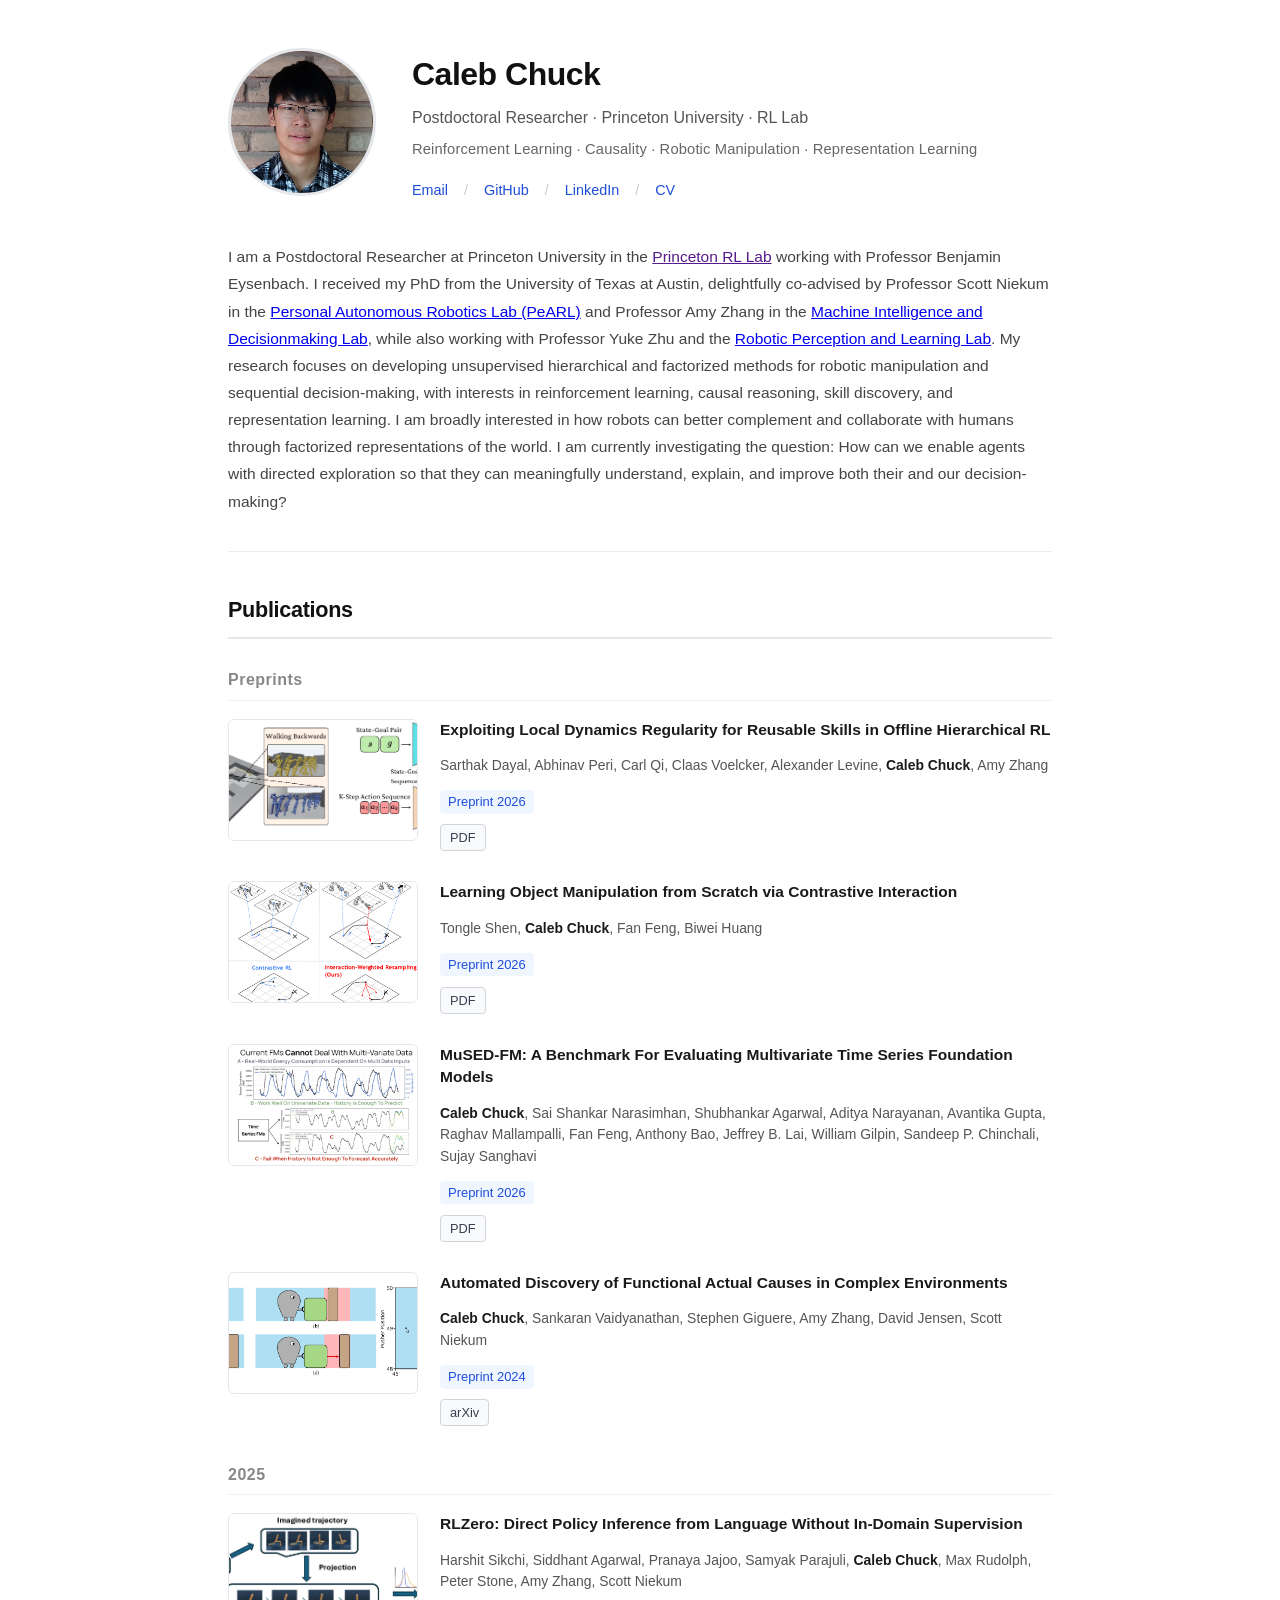
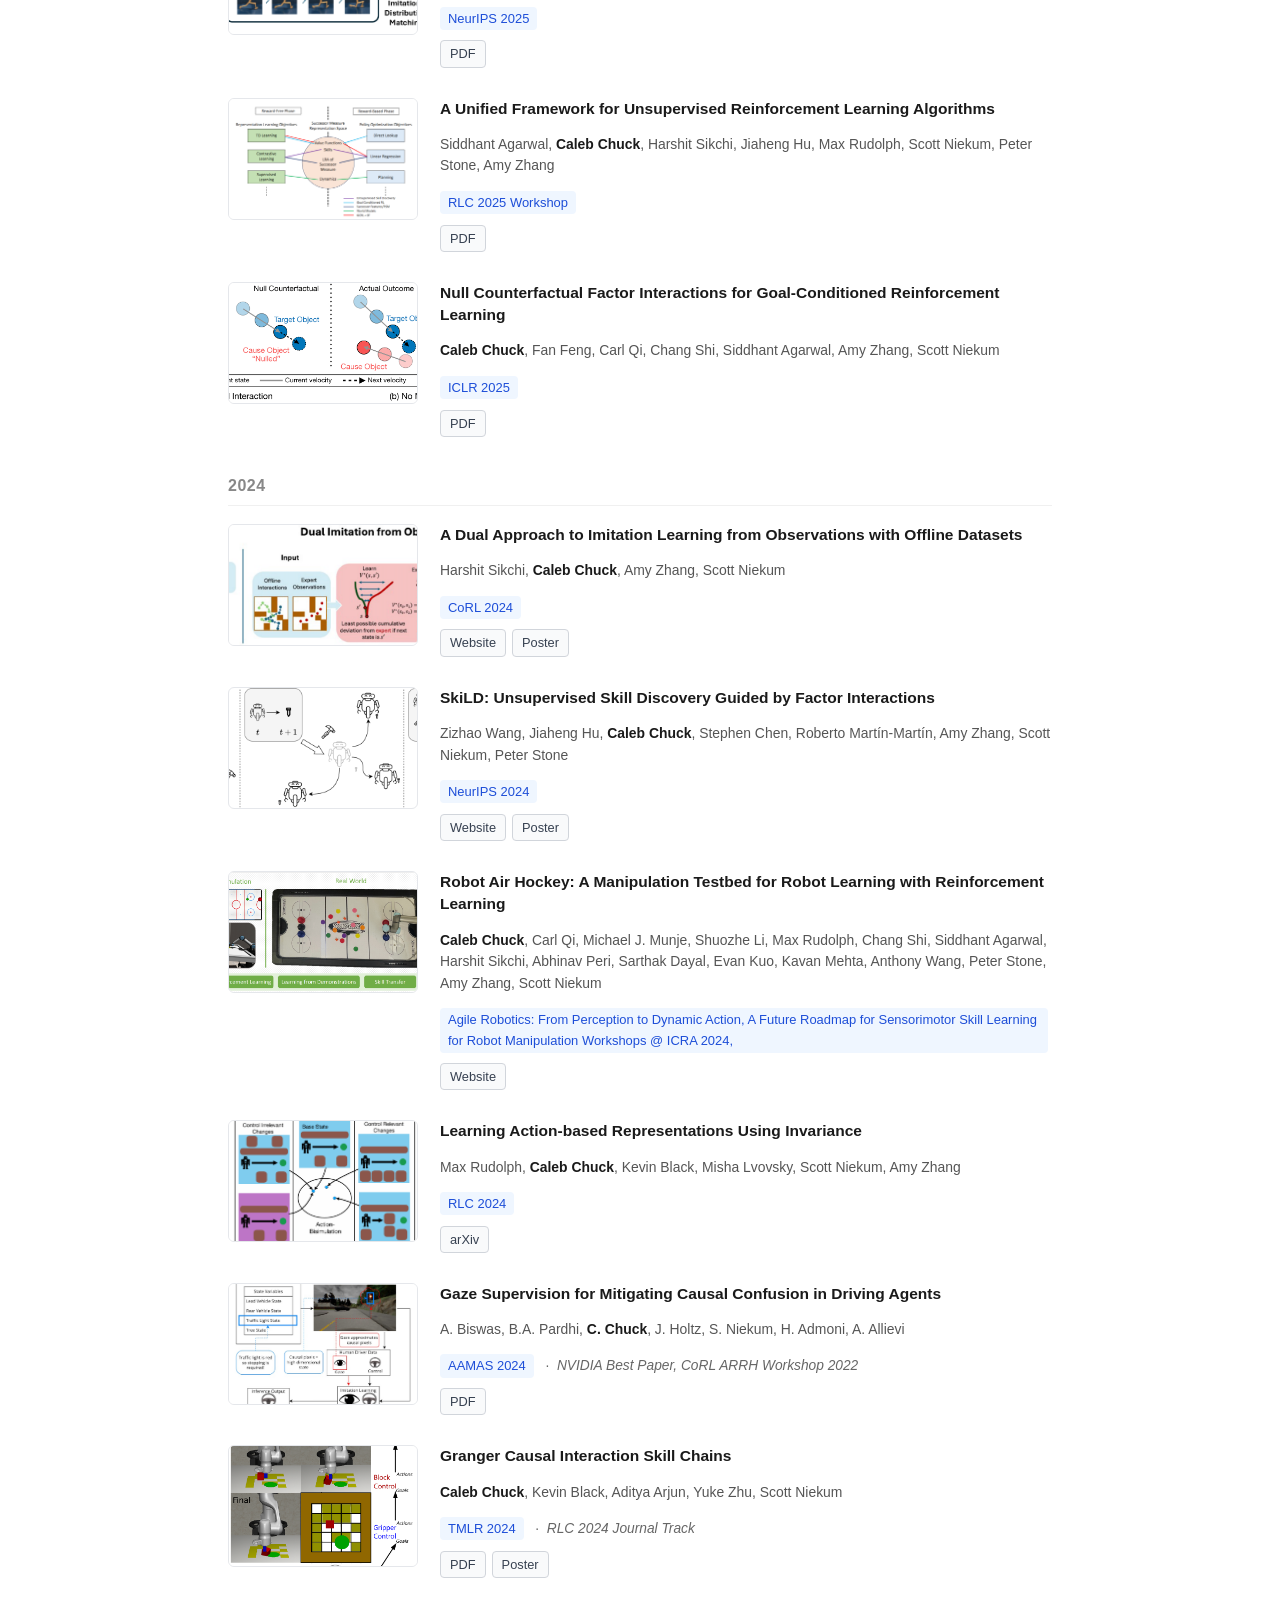
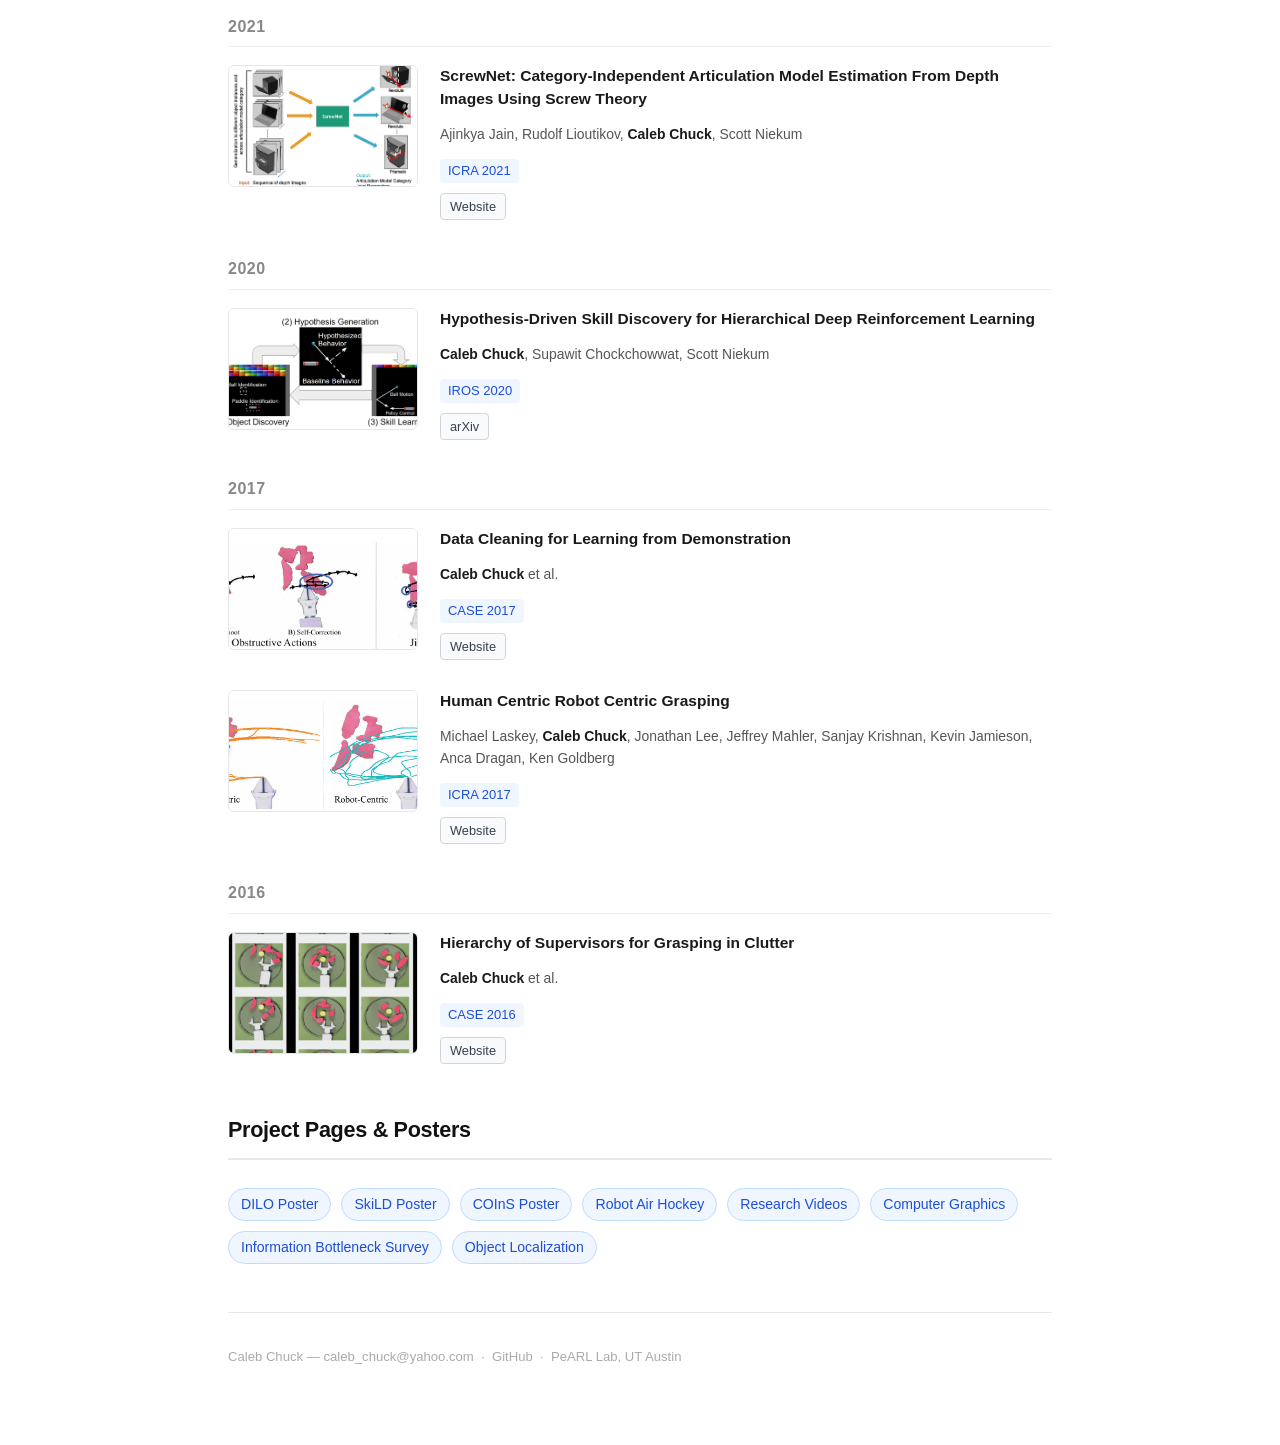
<file: index.html>
<!doctype html>
<html lang="en">
<head>
  <meta charset="utf-8">
  <meta name="viewport" content="width=device-width, initial-scale=1">
  <title>Caleb Chuck</title>
  <link rel="stylesheet" href="stylesheets/academic.css">
</head>
<body>
  <div class="container">

    <!-- ── Profile ── -->
    <header class="profile">
      <img class="profile-pic" src="images/CalebChuckMugShot.JPG" alt="Caleb Chuck">
      <div class="profile-info">
        <h1>Caleb Chuck</h1>
        <p class="subtitle">Postdoctoral Researcher &middot; Princeton University &middot; RL Lab</p>
        <!-- <p class="subtitle">PhD Student &middot; UT Austin &middot; PeARL Lab</p> -->
        <p class="interests">Reinforcement Learning &middot; Causality &middot; Robotic Manipulation &middot; Representation Learning</p>
        <div class="profile-links">
          <a href="mailto:caleb_chuck@yahoo.com">Email</a>
          <span class="link-sep">/</span>
          <a href="https://github.com/CalCharles" target="_blank">GitHub</a>
          <span class="link-sep">/</span>
          <a href="https://www.linkedin.com/in/caleb-chuck-12486085" target="_blank">LinkedIn</a>
          <span class="link-sep">/</span>
          <a href="files/CVCalebChuck.pdf" target="_blank">CV</a>
        </div>
      </div>
    </header>

    <!-- ── About ── -->
    <section class="about">
      <p>
        I am a Postdoctoral Researcher at Princeton University in the <a href="">Princeton RL Lab</a>
        working with Professor Benjamin Eysenbach. I received my PhD from the University of Texas at Austin,
        delightfully co-advised by Professor Scott Niekum in the
        <a href="https://pearl.cs.utexas.edu/" target="_blank">Personal Autonomous Robotics Lab (PeARL)</a>
        and Professor Amy Zhang in the <a href="https://midi-lab.github.io/" target="_blank">Machine Intelligence and Decisionmaking Lab</a>,
        while also working with Professor Yuke Zhu and the <a href="https://rpl.cs.utexas.edu/" target="_blank">Robotic Perception and Learning Lab</a>.
        My research focuses on developing unsupervised hierarchical and factorized methods for robotic manipulation
        and sequential decision-making, with interests in reinforcement learning, causal reasoning, skill discovery,
        and representation learning. I am broadly interested in how robots can better complement and collaborate
        with humans through factorized representations of the world. I am currently investigating the question:
        How can we enable agents with directed exploration so that they can meaningfully understand, explain,
        and improve both their and our decision-making?
      </p>
    </section>

    <!-- ── Publications ── -->
    <section class="publications">
      <h2 class="section-heading">Publications</h2>

      <!-- Preprints -->
      <div class="year-group">
        <div class="year-label">Preprints</div>

        <div class="pub-entry">
          <div class="pub-image">
            <img src="images/papers/carl.png" alt="CARL teaser">
          </div>
          <div class="pub-content">
            <div class="pub-title">
              <a href="https://arxiv.org/pdf/2605.26371" target="_blank">Exploiting Local Dynamics Regularity for Reusable Skills in Offline Hierarchical RL</a>
            </div>
            <p class="pub-authors">
              Sarthak Dayal, Abhinav Peri, Carl Qi, Claas Voelcker, Alexander Levine,
              <strong>Caleb Chuck</strong>, Amy Zhang
            </p>
            <p class="pub-venue">
              <span class="venue-badge">Preprint 2026</span>
            </p>
            <div class="pub-links">
              <a href="https://arxiv.org/pdf/2605.26371" target="_blank">PDF</a>
            </div>
          </div>
        </div>

        <div class="pub-entry">
          <div class="pub-image">
            <img src="images/papers/iwr.png" alt="IWR teaser">
          </div>
          <div class="pub-content">
            <div class="pub-title">
              <a href="https://arxiv.org/pdf/2606.11525" target="_blank">Learning Object Manipulation from Scratch via Contrastive Interaction</a>
            </div>
            <p class="pub-authors">
              Tongle Shen, <strong>Caleb Chuck</strong>, Fan Feng, Biwei Huang
            </p>
            <p class="pub-venue">
              <span class="venue-badge">Preprint 2026</span>
            </p>
            <div class="pub-links">
              <a href="https://arxiv.org/pdf/2606.11525" target="_blank">PDF</a>
            </div>
          </div>
        </div>

        <div class="pub-entry">
          <div class="pub-image">
            <img src="images/papers/mused-fm.png" alt="MuSED-FM teaser">
          </div>
          <div class="pub-content">
            <div class="pub-title">
              <a href="https://openreview.net/pdf?id=qmtcxAPQu8" target="_blank">MuSED-FM: A Benchmark For Evaluating Multivariate Time Series Foundation Models</a>
            </div>
            <p class="pub-authors">
              <strong>Caleb Chuck</strong>, Sai Shankar Narasimhan, Shubhankar Agarwal, Aditya Narayanan,
              Avantika Gupta, Raghav Mallampalli, Fan Feng, Anthony Bao, Jeffrey B. Lai,
              William Gilpin, Sandeep P. Chinchali, Sujay Sanghavi
            </p>
            <p class="pub-venue">
              <span class="venue-badge">Preprint 2026</span>
            </p>
            <div class="pub-links">
              <a href="https://openreview.net/pdf?id=qmtcxAPQu8" target="_blank">PDF</a>
            </div>
          </div>
        </div>

        <div class="pub-entry">
          <div class="pub-image">
            <img src="images/papers/causes.png" alt="Automated Discovery of Functional Actual Causes teaser">
          </div>
          <div class="pub-content">
            <div class="pub-title">
              <a href="https://arxiv.org/abs/2404.10883" target="_blank">Automated Discovery of Functional Actual Causes in Complex Environments</a>
            </div>
            <p class="pub-authors">
              <strong>Caleb Chuck</strong>, Sankaran Vaidyanathan, Stephen Giguere, Amy Zhang, David Jensen, Scott Niekum
            </p>
            <p class="pub-venue">
              <span class="venue-badge">Preprint 2024</span>
            </p>
            <div class="pub-links">
              <a href="https://arxiv.org/abs/2404.10883" target="_blank">arXiv</a>
            </div>
          </div>
        </div>

      </div><!-- /year-group preprints -->

      <!-- 2025 -->
      <div class="year-group">
        <div class="year-label">2025</div>

        <div class="pub-entry">
          <div class="pub-image">
            <img src="images/papers/rlzero.png" alt="RLZero teaser">
          </div>
          <div class="pub-content">
            <div class="pub-title">
              <a href="https://arxiv.org/pdf/2412.05718" target="_blank">RLZero: Direct Policy Inference from Language Without In-Domain Supervision</a>
            </div>
            <p class="pub-authors">
              Harshit Sikchi, Siddhant Agarwal, Pranaya Jajoo, Samyak Parajuli,
              <strong>Caleb Chuck</strong>, Max Rudolph, Peter Stone, Amy Zhang, Scott Niekum
            </p>
            <p class="pub-venue">
              <span class="venue-badge">NeurIPS 2025</span>
            </p>
            <div class="pub-links">
              <a href="https://arxiv.org/pdf/2412.05718" target="_blank">PDF</a>
            </div>
          </div>
        </div>

        <div class="pub-entry">
          <div class="pub-image">
            <img src="images/papers/rl_unification.png" alt="RL Unification teaser">
          </div>
          <div class="pub-content">
            <div class="pub-title">
              <a href="https://openreview.net/pdf?id=tQtO75p5HA" target="_blank">A Unified Framework for Unsupervised Reinforcement Learning Algorithms</a>
            </div>
            <p class="pub-authors">
              Siddhant Agarwal, <strong>Caleb Chuck</strong>, Harshit Sikchi, Jiaheng Hu,
              Max Rudolph, Scott Niekum, Peter Stone, Amy Zhang
            </p>
            <p class="pub-venue">
              <span class="venue-badge">RLC 2025 Workshop</span>
            </p>
            <div class="pub-links">
              <a href="https://openreview.net/pdf?id=tQtO75p5HA" target="_blank">PDF</a>
            </div>
          </div>
        </div>

        <div class="pub-entry">
          <div class="pub-image">
            <img src="images/papers/null_counterfactual.png" alt="Null Counterfactual Factor Interactions teaser">
          </div>
          <div class="pub-content">
            <div class="pub-title">
              <a href="https://arxiv.org/pdf/2505.03172" target="_blank">Null Counterfactual Factor Interactions for Goal-Conditioned Reinforcement Learning</a>
            </div>
            <p class="pub-authors">
              <strong>Caleb Chuck</strong>, Fan Feng, Carl Qi, Chang Shi, Siddhant Agarwal, Amy Zhang, Scott Niekum
            </p>
            <p class="pub-venue">
              <span class="venue-badge">ICLR 2025</span>
            </p>
            <div class="pub-links">
              <a href="https://arxiv.org/pdf/2505.03172" target="_blank">PDF</a>
            </div>
          </div>
        </div>

      </div><!-- /year-group 2025 -->

      <!-- 2024 -->
      <div class="year-group">
        <div class="year-label">2024</div>

        <div class="pub-entry">
          <div class="pub-image">
            <img src="images/papers/dilo.png" alt="DILO teaser">
          </div>
          <div class="pub-content">
            <div class="pub-title">
              <a href="https://hari-sikchi.github.io/dilo/" target="_blank">A Dual Approach to Imitation Learning from Observations with Offline Datasets</a>
            </div>
            <p class="pub-authors">
              Harshit Sikchi, <strong>Caleb Chuck</strong>, Amy Zhang, Scott Niekum
            </p>
            <p class="pub-venue">
              <span class="venue-badge">CoRL 2024</span>
            </p>
            <div class="pub-links">
              <a href="https://hari-sikchi.github.io/dilo/" target="_blank">Website</a>
              <a href="https://calcharles.github.io/files/dilo_poster_final.pdf" target="_blank">Poster</a>
            </div>
          </div>
        </div>

        <div class="pub-entry">
          <div class="pub-image">
            <img src="images/papers/skild.png" alt="SkiLD teaser">
          </div>
          <div class="pub-content">
            <div class="pub-title">
              <a href="https://wangzizhao.github.io/SkiLD/" target="_blank">SkiLD: Unsupervised Skill Discovery Guided by Factor Interactions</a>
            </div>
            <p class="pub-authors">
              Zizhao Wang, Jiaheng Hu, <strong>Caleb Chuck</strong>, Stephen Chen,
              Roberto Mart&iacute;n-Mart&iacute;n, Amy Zhang, Scott Niekum, Peter Stone
            </p>
            <p class="pub-venue">
              <span class="venue-badge">NeurIPS 2024</span>
            </p>
            <div class="pub-links">
              <a href="https://wangzizhao.github.io/SkiLD/" target="_blank">Website</a>
              <a href="https://calcharles.github.io/files/SkiLDPoster.pdf" target="_blank">Poster</a>
            </div>
          </div>
        </div>

        <div class="pub-entry">
          <div class="pub-image">
            <img src="images/papers/airhockey.png" alt="Robot Air Hockey teaser">
          </div>
          <div class="pub-content">
            <div class="pub-title">
              <a href="https://rlairhockey.github.io/" target="_blank">Robot Air Hockey: A Manipulation Testbed for Robot Learning with Reinforcement Learning</a>
            </div>
            <p class="pub-authors">
              <strong>Caleb Chuck</strong>, Carl Qi, Michael J. Munje, Shuozhe Li, Max Rudolph,
              Chang Shi, Siddhant Agarwal, Harshit Sikchi, Abhinav Peri, Sarthak Dayal,
              Evan Kuo, Kavan Mehta, Anthony Wang, Peter Stone, Amy Zhang, Scott Niekum
            </p>
            <p class="pub-venue">
              <span class="venue-badge">Agile Robotics: From Perception to Dynamic Action, A Future Roadmap for Sensorimotor Skill Learning for Robot Manipulation Workshops @ ICRA 2024, </span>
            </p>
            <div class="pub-links">
              <a href="https://rlairhockey.github.io/" target="_blank">Website</a>
            </div>
          </div>
        </div>

        <div class="pub-entry">
          <div class="pub-image">
            <img src="images/papers/actionrep.png" alt="Action-based Representations teaser">
          </div>
          <div class="pub-content">
            <div class="pub-title">
              <a href="https://arxiv.org/abs/2403.16369" target="_blank">Learning Action-based Representations Using Invariance</a>
            </div>
            <p class="pub-authors">
              Max Rudolph, <strong>Caleb Chuck</strong>, Kevin Black, Misha Lvovsky, Scott Niekum, Amy Zhang
            </p>
            <p class="pub-venue">
              <span class="venue-badge">RLC 2024</span>
            </p>
            <div class="pub-links">
              <a href="https://arxiv.org/abs/2403.16369" target="_blank">arXiv</a>
            </div>
          </div>
        </div>

        <div class="pub-entry">
          <div class="pub-image">
            <img src="images/papers/gaze.jpg" alt="Gaze Supervision teaser">
          </div>
          <div class="pub-content">
            <div class="pub-title">
              <a href="https://ajdroid.github.io/assets/papers/Gaze_CC__IEEE_IVS_.pdf" target="_blank">Gaze Supervision for Mitigating Causal Confusion in Driving Agents</a>
            </div>
            <p class="pub-authors">
              A. Biswas, B.A. Pardhi, <strong>C. Chuck</strong>, J. Holtz, S. Niekum, H. Admoni, A. Allievi
            </p>
            <p class="pub-venue">
              <span class="venue-badge">AAMAS 2024</span>
              &nbsp;&middot;&nbsp; <em>NVIDIA Best Paper, CoRL ARRH Workshop 2022</em>
            </p>
            <div class="pub-links">
              <a href="https://ajdroid.github.io/assets/papers/Gaze_CC__IEEE_IVS_.pdf" target="_blank">PDF</a>
            </div>
          </div>
        </div>

        <div class="pub-entry">
          <div class="pub-image">
            <img src="images/papers/coins.png" alt="COInS teaser">
          </div>
          <div class="pub-content">
            <div class="pub-title">
              <a href="https://openreview.net/pdf?id=iA2KQyoun1" target="_blank">Granger Causal Interaction Skill Chains</a>
            </div>
            <p class="pub-authors">
              <strong>Caleb Chuck</strong>, Kevin Black, Aditya Arjun, Yuke Zhu, Scott Niekum
            </p>
            <p class="pub-venue">
              <span class="venue-badge">TMLR 2024</span>
              &nbsp;&middot;&nbsp; <em>RLC 2024 Journal Track</em>
            </p>
            <div class="pub-links">
              <a href="https://openreview.net/pdf?id=iA2KQyoun1" target="_blank">PDF</a>
              <a href="https://calcharles.github.io/files/COInSPoster.pdf" target="_blank">Poster</a>
            </div>
          </div>
        </div>

      </div><!-- /year-group 2024 -->

      <!-- 2021 -->
      <div class="year-group">
        <div class="year-label">2021</div>

        <div class="pub-entry">
          <div class="pub-image">
            <img src="images/papers/screwnet.png" alt="ScrewNet teaser">
          </div>
          <div class="pub-content">
            <div class="pub-title">
              <a href="https://pearl-utexas.github.io/ScrewNet/" target="_blank">ScrewNet: Category-Independent Articulation Model Estimation From Depth Images Using Screw Theory</a>
            </div>
            <p class="pub-authors">
              Ajinkya Jain, Rudolf Lioutikov, <strong>Caleb Chuck</strong>, Scott Niekum
            </p>
            <p class="pub-venue">
              <span class="venue-badge">ICRA 2021</span>
            </p>
            <div class="pub-links">
              <a href="https://pearl-utexas.github.io/ScrewNet/" target="_blank">Website</a>
            </div>
          </div>
        </div>

      </div><!-- /year-group 2021 -->

      <!-- 2020 -->
      <div class="year-group">
        <div class="year-label">2020</div>

        <div class="pub-entry">
          <div class="pub-image">
            <img src="images/papers/hype.png" alt="HyPE teaser">
          </div>
          <div class="pub-content">
            <div class="pub-title">
              <a href="https://arxiv.org/abs/1906.01408" target="_blank">Hypothesis-Driven Skill Discovery for Hierarchical Deep Reinforcement Learning</a>
            </div>
            <p class="pub-authors">
              <strong>Caleb Chuck</strong>, Supawit Chockchowwat, Scott Niekum
            </p>
            <p class="pub-venue">
              <span class="venue-badge">IROS 2020</span>
            </p>
            <div class="pub-links">
              <a href="https://arxiv.org/abs/1906.01408" target="_blank">arXiv</a>
            </div>
          </div>
        </div>

      </div><!-- /year-group 2020 -->

      <!-- 2017 -->
      <div class="year-group">
        <div class="year-label">2017</div>

        <div class="pub-entry">
          <div class="pub-image">
            <img src="images/papers/data_clean.png" alt="Data Cleaning for LfD">
          </div>
          <div class="pub-content">
            <div class="pub-title">
              <a href="http://calcharles.github.io/lfd_clean/" target="_blank">Data Cleaning for Learning from Demonstration</a>
            </div>
            <p class="pub-authors">
              <strong>Caleb Chuck</strong> et al.
            </p>
            <p class="pub-venue">
              <span class="venue-badge">CASE 2017</span>
            </p>
            <div class="pub-links">
              <a href="http://calcharles.github.io/lfd_clean/" target="_blank">Website</a>
            </div>
          </div>
        </div>

        <div class="pub-entry">
          <div class="pub-image">
            <img src="images/papers/hcrc-sampling.png" alt="Human Centric Robot Centric Grasping teaser">
          </div>
          <div class="pub-content">
            <div class="pub-title">
              <a href="https://berkeleyautomation.github.io/lfd_icra2017/" target="_blank">Human Centric Robot Centric Grasping</a>
            </div>
            <p class="pub-authors">
              Michael Laskey, <strong>Caleb Chuck</strong>, Jonathan Lee, Jeffrey Mahler,
              Sanjay Krishnan, Kevin Jamieson, Anca Dragan, Ken Goldberg
            </p>
            <p class="pub-venue">
              <span class="venue-badge">ICRA 2017</span>
            </p>
            <div class="pub-links">
              <a href="https://berkeleyautomation.github.io/lfd_icra2017/" target="_blank">Website</a>
            </div>
          </div>
        </div>

      </div><!-- /year-group 2017 -->

      <!-- 2016 -->
      <div class="year-group">
        <div class="year-label">2016</div>

        <div class="pub-entry">
          <div class="pub-image">
            <img src="images/papers/hiersup.png" alt="Hierarchy of Supervisors teaser">
          </div>
          <div class="pub-content">
            <div class="pub-title">
              <a href="https://berkeleyautomation.github.io/HierSupCASE/" target="_blank">Hierarchy of Supervisors for Grasping in Clutter</a>
            </div>
            <p class="pub-authors">
              <strong>Caleb Chuck</strong> et al.
            </p>
            <p class="pub-venue">
              <span class="venue-badge">CASE 2016</span>
            </p>
            <div class="pub-links">
              <a href="https://berkeleyautomation.github.io/HierSupCASE/" target="_blank">Website</a>
            </div>
          </div>
        </div>

      </div><!-- /year-group 2016 -->

    </section><!-- /publications -->

    <!-- ── Project Pages ── -->
    <section class="projects">
      <h2 class="section-heading">Project Pages &amp; Posters</h2>
      <div class="project-grid">
        <a class="project-tag" href="https://calcharles.github.io/files/dilo_poster_final.pdf" target="_blank">DILO Poster</a>
        <a class="project-tag" href="https://calcharles.github.io/files/SkiLDPoster.pdf" target="_blank">SkiLD Poster</a>
        <a class="project-tag" href="https://calcharles.github.io/files/COInSPoster.pdf" target="_blank">COInS Poster</a>
        <a class="project-tag" href="https://rlairhockey.github.io/" target="_blank">Robot Air Hockey</a>
        <a class="project-tag" href="http://calcharles.github.io/videos/" target="_blank">Research Videos</a>
        <a class="project-tag" href="http://calcharles.github.io/cs184/" target="_blank">Computer Graphics</a>
        <a class="project-tag" href="http://calcharles.github.io/InfoBottle/" target="_blank">Information Bottleneck Survey</a>
        <a class="project-tag" href="http://calcharles.github.io/object_finder/" target="_blank">Object Localization</a>
      </div>
    </section>

    <!-- ── Footer ── -->
    <footer>
      <p>
        Caleb Chuck &mdash; <a href="mailto:caleb_chuck@yahoo.com">caleb_chuck@yahoo.com</a>
        &nbsp;&middot;&nbsp;
        <a href="https://github.com/CalCharles" target="_blank">GitHub</a>
        &nbsp;&middot;&nbsp;
        <a href="https://pearl.cs.utexas.edu/" target="_blank">PeARL Lab, UT Austin</a>
      </p>
    </footer>

  </div><!-- /container -->
</body>
</html>
</file>
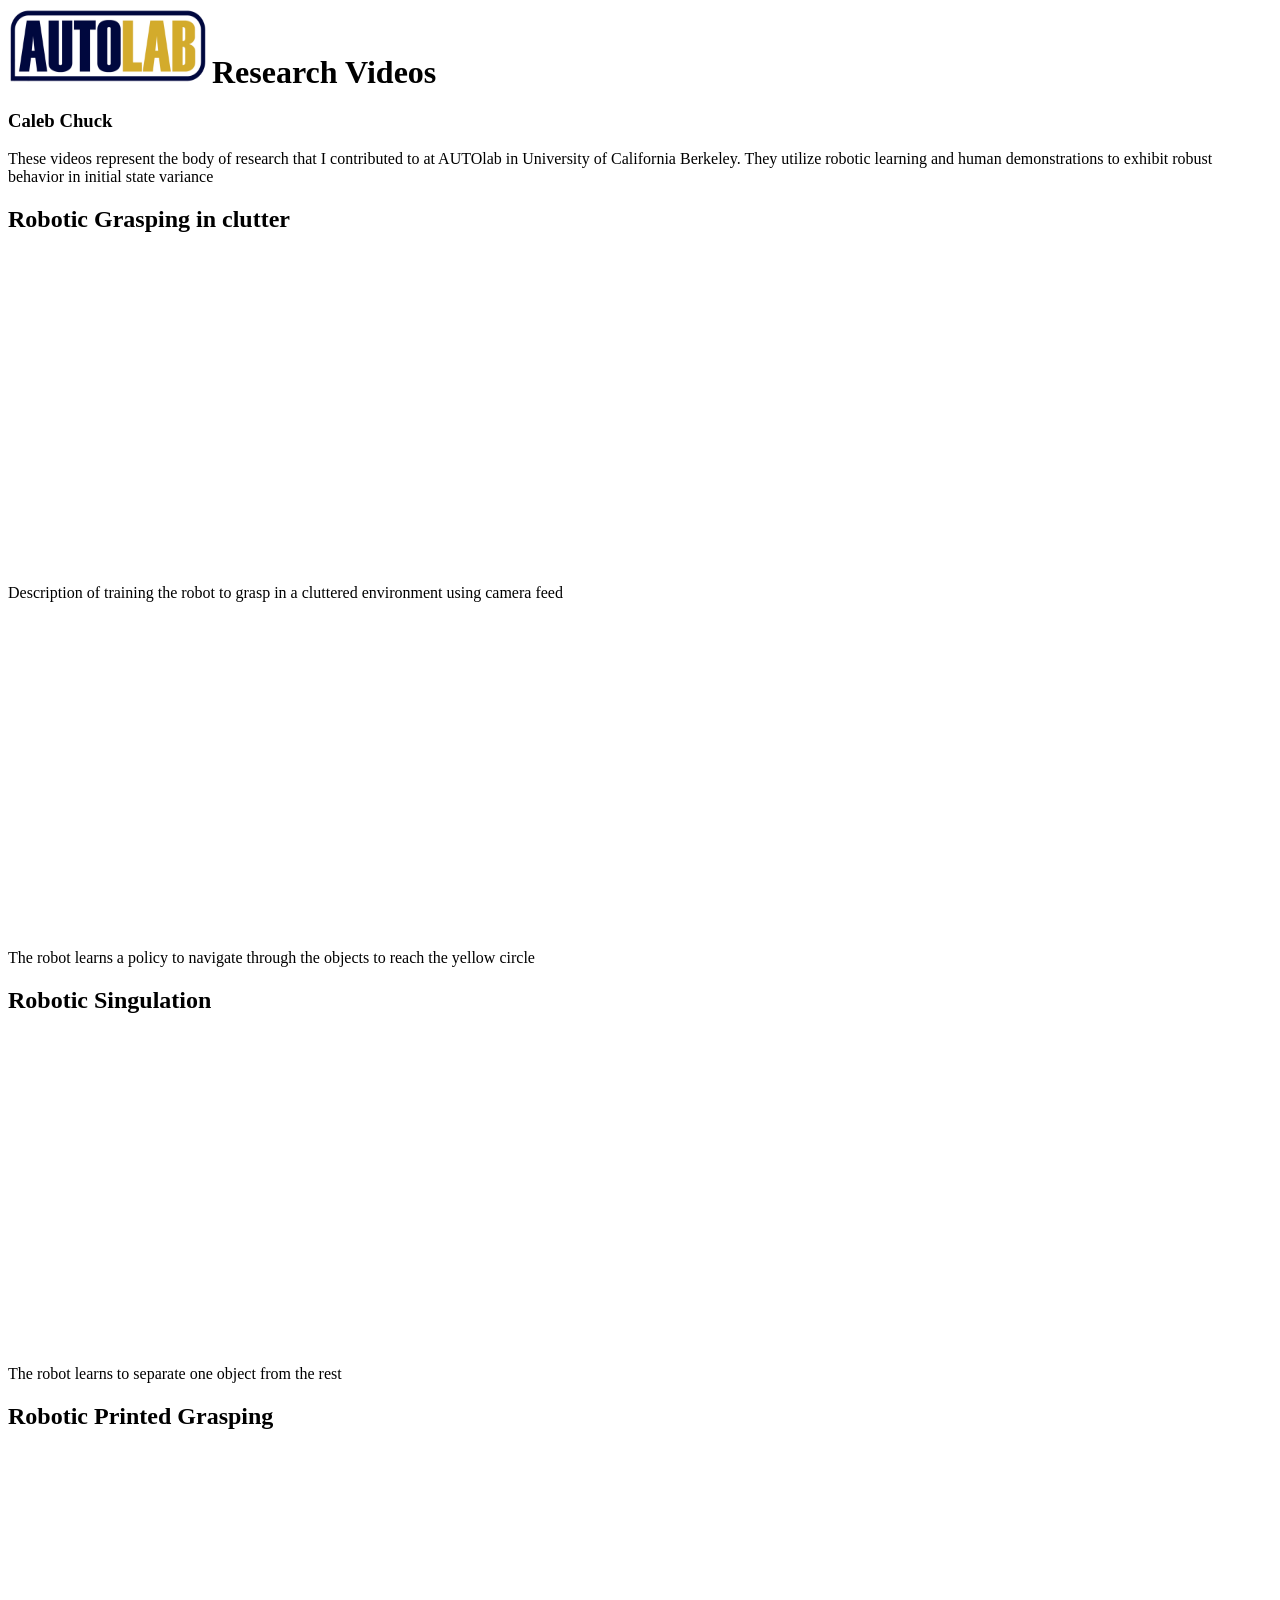
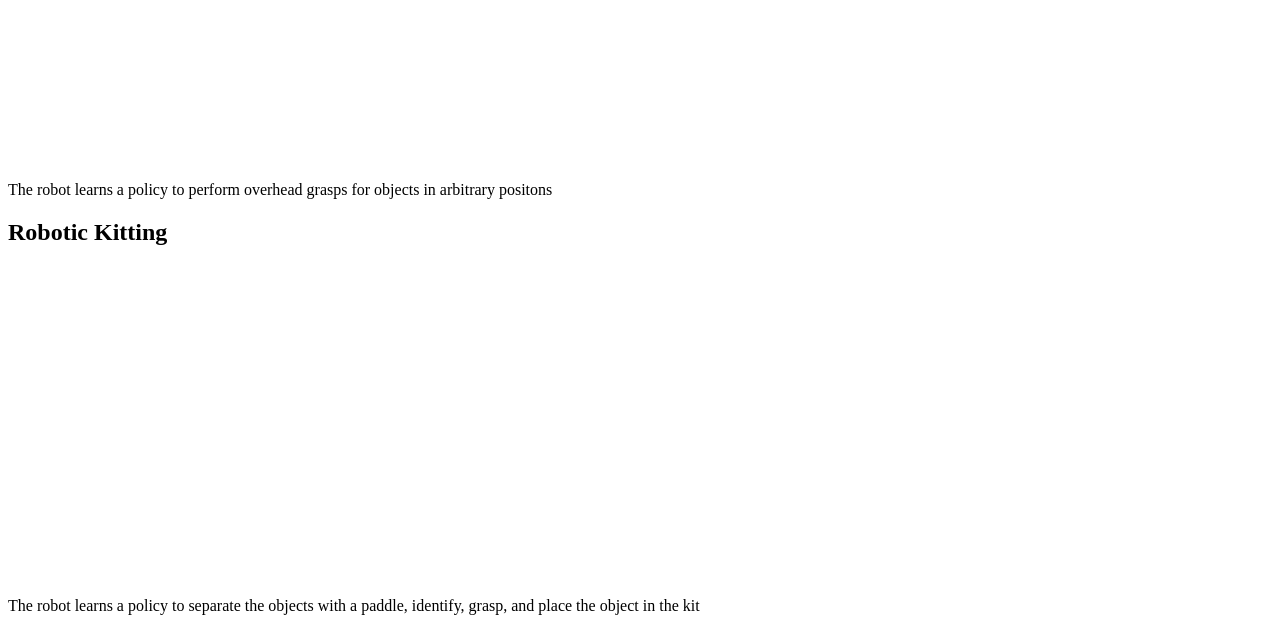
<file: videos/index.html>
<html>
<head>
<title>Research Videos</title>
</head>
<body>
<img width="200" height= "75" src="../images/AUTOLAB_logo.png">
<h1 style="display:inline;">Research Videos</h1>
<!-- <img width="100" height ="100"src="../images/calseal.png"> -->
<h3>Caleb Chuck</h3>
<p>These videos represent the body of research that I contributed to at AUTOlab in University of California Berkeley. They utilize robotic learning and human demonstrations to exhibit robust behavior in initial state variance</p>
<h2>Robotic Grasping in clutter</h2>
<iframe width="560" height="315" src="https://www.youtube.com/embed/AJzmhzD_7zE" frameborder="0" allowfullscreen></iframe>
<p>Description of training the robot to grasp in a cluttered environment using camera feed</p>
<iframe width="560" height="315" src="https://www.youtube.com/embed/uv7wEjSXPcg" frameborder="0" allowfullscreen></iframe>
<p>The robot learns a policy to navigate through the objects to reach the yellow circle</p>

<h2>Robotic Singulation</h2>
<iframe width="560" height="315" src="https://www.youtube.com/embed/C6dwM_-Q3K8" frameborder="0" allowfullscreen></iframe><p>The robot learns to separate one object from the rest</p>

<h2>Robotic Printed Grasping</h2>
<iframe width="560" height="315" src="https://www.youtube.com/embed/vmjLkFGgNEM" frameborder="0" allowfullscreen></iframe>
<p>The robot learns a policy to perform overhead grasps for objects in arbitrary positons</p>

<h2>Robotic Kitting</h2>
<iframe width="560" height="315" src="https://www.youtube.com/embed/Zp86EvM6HaI" frameborder="0" allowfullscreen></iframe>
<p>The robot learns a policy to separate the objects with a paddle, identify, grasp, and place the object in the kit</p>




</body>
</html>
</file>
<file: stylesheets/academic.css>
*, *::before, *::after {
  box-sizing: border-box;
}

body {
  font-family: -apple-system, BlinkMacSystemFont, 'Segoe UI', Roboto, 'Helvetica Neue', Arial, sans-serif;
  line-height: 1.65;
  color: #2d2d2d;
  background: #ffffff;
  margin: 0;
  padding: 0;
  font-size: 15px;
}

.container {
  max-width: 880px;
  margin: 0 auto;
  padding: 48px 28px 64px;
}

/* ── Profile ── */
.profile {
  display: flex;
  align-items: flex-start;
  gap: 36px;
  margin-bottom: 40px;
}

.profile-pic {
  width: 148px;
  height: 148px;
  border-radius: 50%;
  object-fit: cover;
  flex-shrink: 0;
  border: 3px solid #e5e7eb;
}

.profile-info {
  flex: 1;
}

.profile-info h1 {
  font-size: 2rem;
  font-weight: 700;
  margin: 0 0 4px;
  color: #111;
  letter-spacing: -0.5px;
}

.profile-info .subtitle {
  color: #555;
  margin: 0 0 6px;
  font-size: 1rem;
}

.profile-info .interests {
  color: #666;
  margin: 0 0 18px;
  font-size: 0.92rem;
  letter-spacing: 0.01em;
}

.profile-links {
  display: flex;
  flex-wrap: wrap;
  gap: 6px 16px;
}

.profile-links a {
  color: #1d4ed8;
  text-decoration: none;
  font-size: 0.9rem;
  font-weight: 500;
}

.profile-links a:hover {
  color: #1e40af;
  text-decoration: underline;
}

.link-sep {
  color: #ccc;
  font-size: 0.9rem;
}

/* ── About ── */
.about {
  margin-bottom: 40px;
  padding-bottom: 36px;
  border-bottom: 1px solid #e9eaec;
}

.about p {
  color: #444;
  font-size: 0.97rem;
  line-height: 1.75;
  margin: 0;
}

/* ── Section headings ── */
.section-heading {
  font-size: 1.35rem;
  font-weight: 700;
  color: #111;
  margin: 0 0 28px;
  padding-bottom: 10px;
  border-bottom: 2px solid #e5e7eb;
  letter-spacing: -0.3px;
}

/* ── Publications ── */
.publications {
  margin-bottom: 48px;
}

.year-group {
  margin-bottom: 36px;
}

.year-label {
  font-size: 1rem;
  font-weight: 600;
  color: #888;
  margin-bottom: 18px;
  padding-bottom: 6px;
  border-bottom: 1px solid #f0f0f0;
  letter-spacing: 0.5px;
}

.pub-entry {
  display: flex;
  gap: 22px;
  margin-bottom: 30px;
  align-items: flex-start;
}

.pub-image {
  width: 190px;
  flex-shrink: 0;
}

.pub-image img {
  width: 190px;
  height: 122px;
  object-fit: cover;
  border-radius: 6px;
  border: 1px solid #e5e7eb;
  display: block;
}

.pub-placeholder {
  width: 190px;
  height: 122px;
  border-radius: 6px;
  border: 1px solid #e5e7eb;
  display: flex;
  align-items: center;
  justify-content: center;
  font-size: 0.72rem;
  font-weight: 600;
  color: #999;
  text-align: center;
  padding: 10px;
  letter-spacing: 0.3px;
  text-transform: uppercase;
}

.pub-placeholder.rl       { background: linear-gradient(135deg, #eff6ff, #dbeafe); }
.pub-placeholder.robotics { background: linear-gradient(135deg, #f0fdf4, #dcfce7); }
.pub-placeholder.timeseries { background: linear-gradient(135deg, #faf5ff, #ede9fe); }
.pub-placeholder.causal   { background: linear-gradient(135deg, #fff7ed, #fed7aa); }

.pub-content {
  flex: 1;
  min-width: 0;
}

.pub-title {
  font-size: 0.97rem;
  font-weight: 600;
  line-height: 1.45;
  margin-bottom: 7px;
}

.pub-title a {
  color: #1a1a1a;
  text-decoration: none;
}

.pub-title a:hover {
  color: #1d4ed8;
}

.pub-authors {
  font-size: 0.87rem;
  color: #555;
  margin-bottom: 5px;
  line-height: 1.55;
}

.pub-authors strong {
  color: #1a1a1a;
  font-weight: 600;
}

.pub-venue {
  font-size: 0.86rem;
  color: #666;
  margin-bottom: 10px;
}

.venue-badge {
  display: inline-block;
  background: #eff6ff;
  color: #1d4ed8;
  padding: 1px 8px;
  border-radius: 4px;
  font-size: 0.81rem;
  font-weight: 500;
  font-style: normal;
  margin-right: 4px;
}

.pub-links {
  display: flex;
  flex-wrap: wrap;
  gap: 6px;
}

.pub-links a {
  font-size: 0.8rem;
  color: #374151;
  text-decoration: none;
  border: 1px solid #d1d5db;
  padding: 2px 9px;
  border-radius: 4px;
  background: #f9fafb;
  transition: background 0.1s, border-color 0.1s;
}

.pub-links a:hover {
  background: #f0f4ff;
  border-color: #93c5fd;
  color: #1d4ed8;
}

/* ── Projects section ── */
.projects {
  margin-bottom: 48px;
}

.project-grid {
  display: flex;
  flex-wrap: wrap;
  gap: 10px;
}

.project-tag {
  color: #1d4ed8;
  text-decoration: none;
  font-size: 0.88rem;
  border: 1px solid #bfdbfe;
  padding: 4px 12px;
  border-radius: 20px;
  background: #eff6ff;
}

.project-tag:hover {
  background: #dbeafe;
}

/* ── Footer ── */
footer {
  margin-top: 24px;
  padding-top: 20px;
  border-top: 1px solid #e5e7eb;
  color: #aaa;
  font-size: 0.82rem;
}

footer a {
  color: #aaa;
  text-decoration: none;
}

footer a:hover {
  color: #666;
}

/* ── Responsive ── */
@media (max-width: 640px) {
  .profile {
    flex-direction: column;
    align-items: center;
    text-align: center;
    gap: 20px;
  }

  .profile-links {
    justify-content: center;
  }

  .pub-entry {
    flex-direction: column;
  }

  .pub-image,
  .pub-image img,
  .pub-placeholder {
    width: 100%;
    height: 140px;
  }
}
</file>
